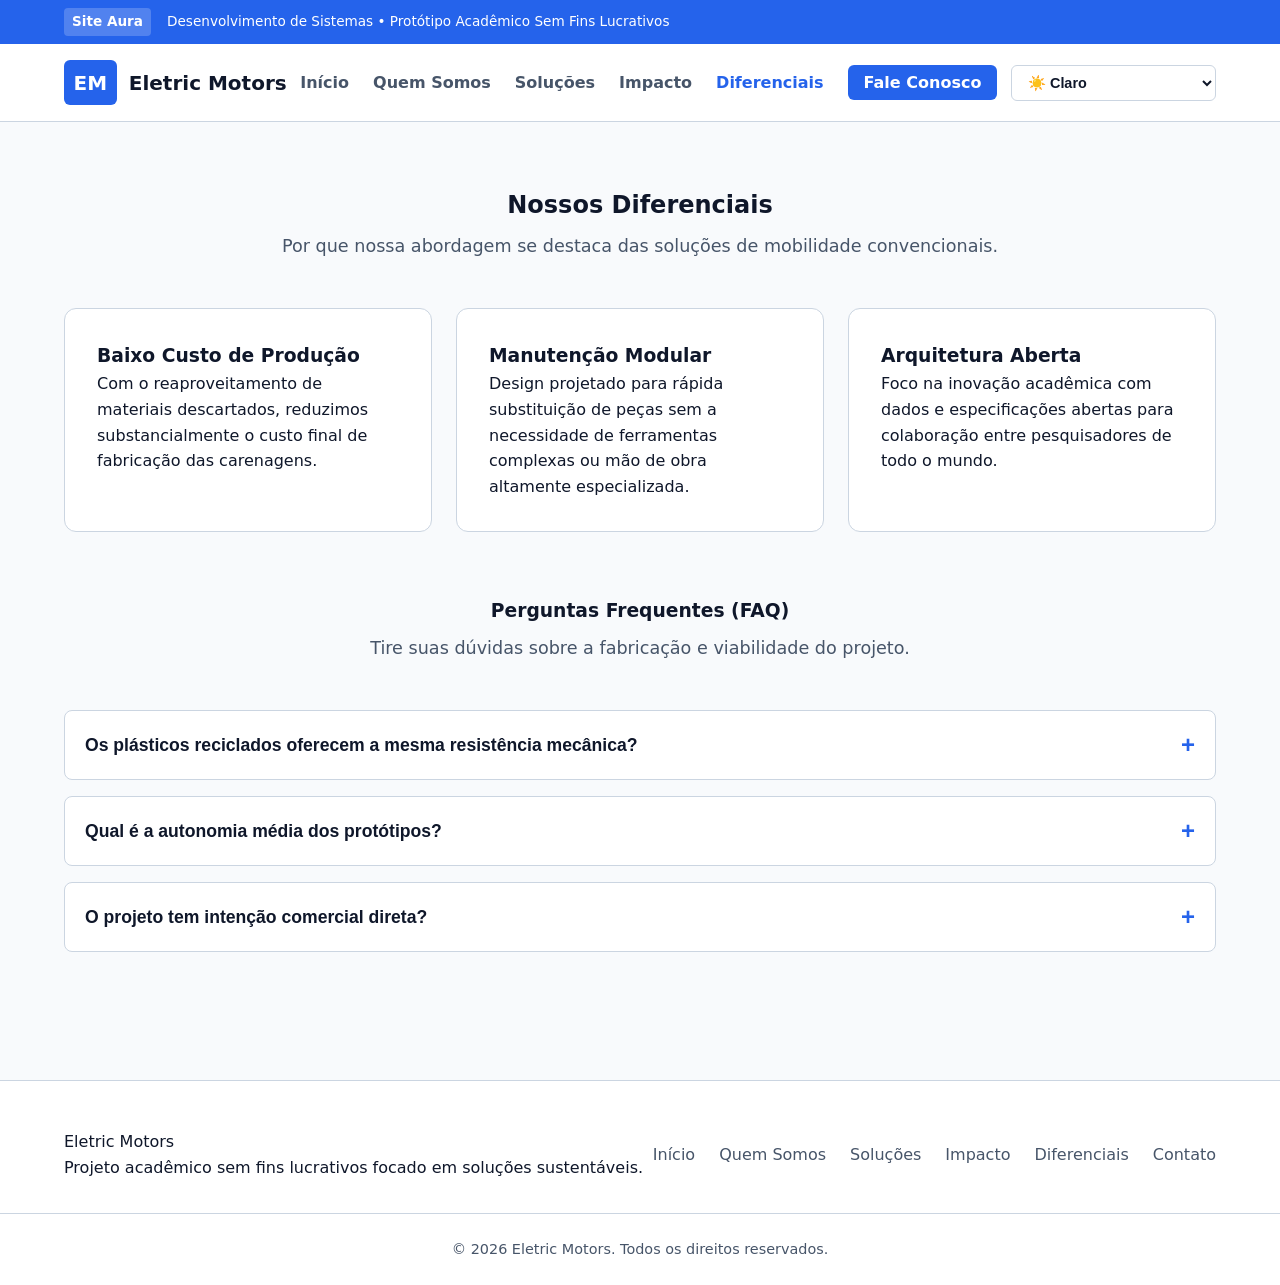
<file: diferenciais.html>
<!DOCTYPE html>
<html lang="pt-BR">
<head>
  <meta charset="UTF-8">
  <meta name="viewport" content="width=device-width, initial-scale=1.0">
  <title>Diferenciais — Eletric Motors</title>

  <!-- GARANTE A PERSISTÊNCIA DO TEMA ANTES DA RENDERIZAÇÃO DA PÁGINA -->
  <script>
    document.documentElement.setAttribute('data-theme', localStorage.getItem('theme') || 'light');
  </script>

  <link rel="stylesheet" href="style.css">
</head>
<body>

  <a href="#main-content" class="skip-link">Ir para o conteúdo principal</a>

  <div class="academic-banner">
    <div class="banner-container">
      <span class="badge">Site Aura</span>
      <p>Desenvolvimento de Sistemas • Protótipo Acadêmico Sem Fins Lucrativos</p>
    </div>
  </div>

  <header class="header">
    <div class="header-container">
      <div class="logo">
        <a href="index.html">
          <span class="logo-mark">EM</span>
          <span class="logo-text">Eletric Motors</span>
        </a>
      </div>
      <nav aria-label="Navegação Principal">
        <ul class="nav-list">
          <li><a href="index.html">Início</a></li>
          <li><a href="sobre.html">Quem Somos</a></li>
          <li><a href="solucoes.html">Soluções</a></li>
          <li><a href="impacto.html">Impacto</a></li>
          <li><a href="diferenciais.html" class="active">Diferenciais</a></li>
          <li><a href="contato.html" class="btn-nav">Fale Conosco</a></li>
        </ul>
      </nav>
      <div class="theme-selector-wrapper">
        <label for="theme-select" class="sr-only">Escolher Tema:</label>
        <select id="theme-select" class="theme-select" aria-label="Selecione o tema de cores">
          <option value="light">☀️ Claro</option>
          <option value="dark">🌙 Escuro</option>
          <option value="forest">🌿 Floresta (Verde)</option>
          <option value="ocean">🌊 Oceano (Azul)</option>
          <option value="sunset">🌅 Pôr do Sol (Laranja)</option>
          <option value="purple">💜 Neon (Roxo)</option>
        </select>
      </div>
    </div>
  </header>

  <main id="main-content">
    <section class="section">
      <div class="container">
        <div class="section-header">
          <h2>Nossos Diferenciais</h2>
          <p class="section-subtitle">Por que nossa abordagem se destaca das soluções de mobilidade convencionais.</p>
        </div>

        <div class="metrics-grid">
          <div class="metric-card">
            <h3>Baixo Custo de Produção</h3>
            <p>Com o reaproveitamento de materiais descartados, reduzimos substancialmente o custo final de fabricação das carenagens.</p>
          </div>
          <div class="metric-card">
            <h3>Manutenção Modular</h3>
            <p>Design projetado para rápida substituição de peças sem a necessidade de ferramentas complexas ou mão de obra altamente especializada.</p>
          </div>
          <div class="metric-card">
            <h3>Arquitetura Aberta</h3>
            <p>Foco na inovação acadêmica com dados e especificações abertas para colaboração entre pesquisadores de todo o mundo.</p>
          </div>
        </div>

        <!-- FAQ INTERATIVO -->
        <div class="faq-section">
          <div class="section-header">
            <h3>Perguntas Frequentes (FAQ)</h3>
            <p class="section-subtitle">Tire suas dúvidas sobre a fabricação e viabilidade do projeto.</p>
          </div>

          <div class="faq-accordion">
            <div class="faq-accordion-item">
              <button class="faq-question">
                <span>Os plásticos reciclados oferecem a mesma resistência mecânica?</span>
                <span class="faq-icon">+</span>
              </button>
              <div class="faq-answer">
                <p>Sim. Utilizamos processos de aditivação e moldagem controlada por temperatura que mantêm as propriedades de rigidez e resistência a impactos necessárias para o uso seguro em veículos urbanos.</p>
              </div>
            </div>

            <div class="faq-accordion-item">
              <button class="faq-question">
                <span>Qual é a autonomia média dos protótipos?</span>
                <span class="faq-icon">+</span>
              </button>
              <div class="faq-answer">
                <p>Nossos testes atuais indicam uma autonomia média de 60 km a 80 km por carga completa, variando conforme o peso transportado e o relevo da pista.</p>
              </div>
            </div>

            <div class="faq-accordion-item">
              <button class="faq-question">
                <span>O projeto tem intenção comercial direta?</span>
                <span class="faq-icon">+</span>
              </button>
              <div class="faq-answer">
                <p>Trata-se de uma iniciativa acadêmica sem fins lucrativos. Nosso objetivo principal é a validação tecnológica, a publicação de dados e o fomento da economia circular.</p>
              </div>
            </div>
          </div>
        </div>

      </div>
    </section>
  </main>

  <footer class="footer">
    <div class="container footer-content">
      <div class="footer-brand">
        <span class="logo-text">Eletric Motors</span>
        <p>Projeto acadêmico sem fins lucrativos focado em soluções sustentáveis.</p>
      </div>
      <nav>
        <ul class="footer-links">
          <li><a href="index.html">Início</a></li>
          <li><a href="sobre.html">Quem Somos</a></li>
          <li><a href="solucoes.html">Soluções</a></li>
          <li><a href="impacto.html">Impacto</a></li>
          <li><a href="diferenciais.html">Diferenciais</a></li>
          <li><a href="contato.html">Contato</a></li>
        </ul>
      </nav>
    </div>
    <div class="footer-bottom">
      <p>&copy; 2026 Eletric Motors. Todos os direitos reservados.</p>
    </div>
  </footer>

  <script src="script.js"></script>
</body>
</html>
</file>
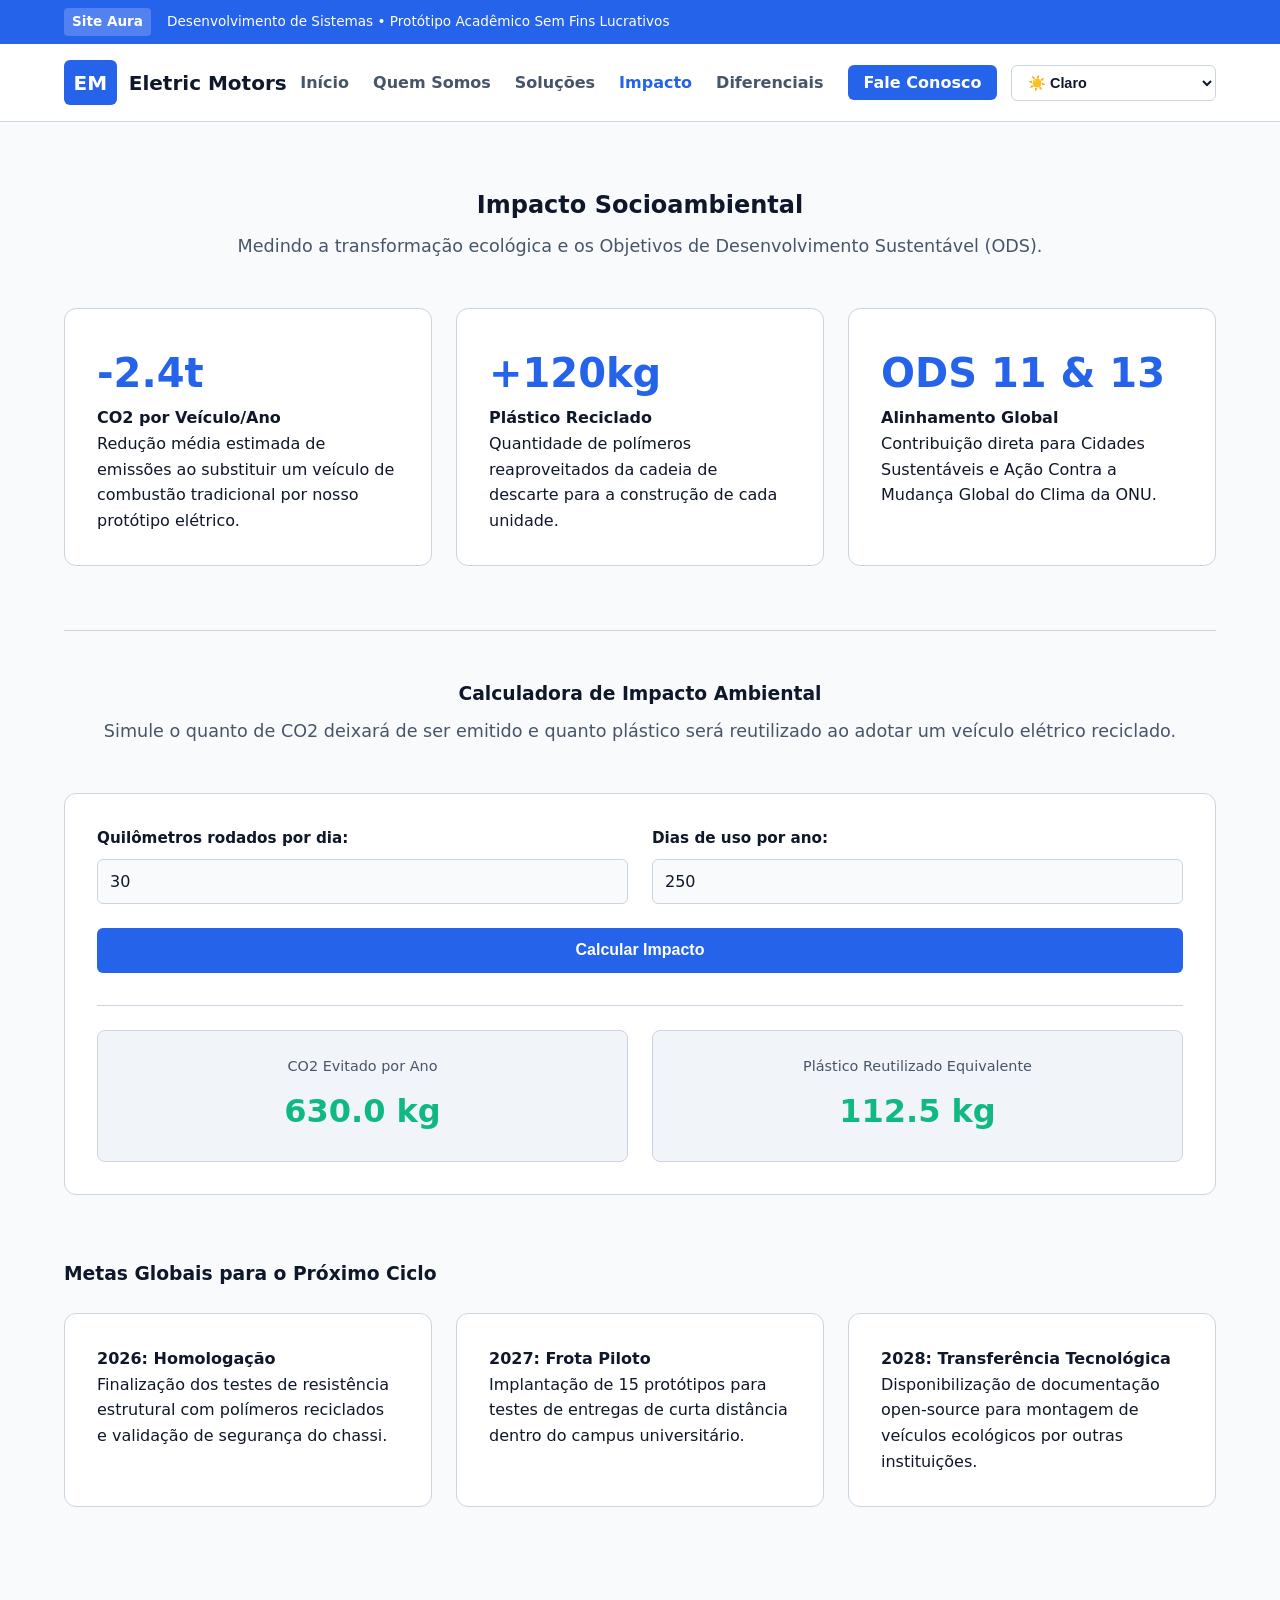
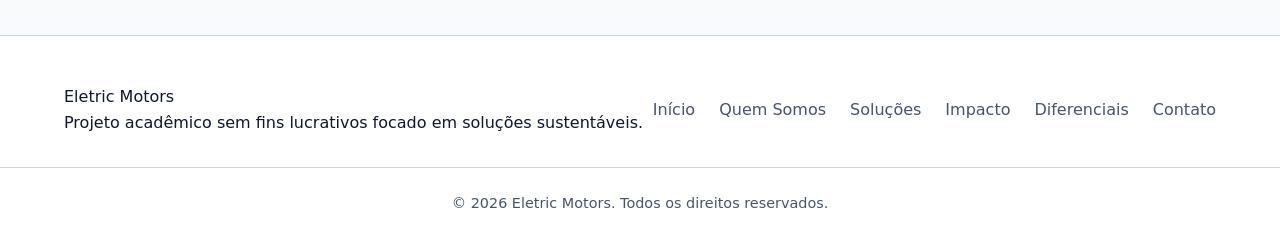
<file: impacto.html>
<!DOCTYPE html>
<html lang="pt-BR">
<head>
  <meta charset="UTF-8">
  <meta name="viewport" content="width=device-width, initial-scale=1.0">
  <title>Impacto — Eletric Motors</title>

  <!-- GARANTE A PERSISTÊNCIA DO TEMA ANTES DA RENDERIZAÇÃO DA PÁGINA -->
  <script>
    document.documentElement.setAttribute('data-theme', localStorage.getItem('theme') || 'light');
  </script>

  <link rel="stylesheet" href="style.css">
</head>
<body>

  <a href="#main-content" class="skip-link">Ir para o conteúdo principal</a>

  <div class="academic-banner">
    <div class="banner-container">
      <span class="badge">Site Aura</span>
      <p>Desenvolvimento de Sistemas • Protótipo Acadêmico Sem Fins Lucrativos</p>
    </div>
  </div>

  <header class="header">
    <div class="header-container">
      <div class="logo">
        <a href="index.html">
          <span class="logo-mark">EM</span>
          <span class="logo-text">Eletric Motors</span>
        </a>
      </div>
      <nav aria-label="Navegação Principal">
        <ul class="nav-list">
          <li><a href="index.html">Início</a></li>
          <li><a href="sobre.html">Quem Somos</a></li>
          <li><a href="solucoes.html">Soluções</a></li>
          <li><a href="impacto.html" class="active">Impacto</a></li>
          <li><a href="diferenciais.html">Diferenciais</a></li>
          <li><a href="contato.html" class="btn-nav">Fale Conosco</a></li>
        </ul>
      </nav>
      <div class="theme-selector-wrapper">
        <label for="theme-select" class="sr-only">Escolher Tema:</label>
        <select id="theme-select" class="theme-select" aria-label="Selecione o tema de cores">
          <option value="light">☀️ Claro</option>
          <option value="dark">🌙 Escuro</option>
          <option value="forest">🌿 Floresta (Verde)</option>
          <option value="ocean">🌊 Oceano (Azul)</option>
          <option value="sunset">🌅 Pôr do Sol (Laranja)</option>
          <option value="purple">💜 Neon (Roxo)</option>
        </select>
      </div>
    </div>
  </header>

  <main id="main-content">
    <section class="section">
      <div class="container">
        <div class="section-header">
          <h2>Impacto Socioambiental</h2>
          <p class="section-subtitle">Medindo a transformação ecológica e os Objetivos de Desenvolvimento Sustentável (ODS).</p>
        </div>

        <div class="metrics-grid">
          <div class="metric-card">
            <span class="metric-number">-2.4t</span>
            <h4>CO2 por Veículo/Ano</h4>
            <p>Redução média estimada de emissões ao substituir um veículo de combustão tradicional por nosso protótipo elétrico.</p>
          </div>
          <div class="metric-card">
            <span class="metric-number">+120kg</span>
            <h4>Plástico Reciclado</h4>
            <p>Quantidade de polímeros reaproveitados da cadeia de descarte para a construção de cada unidade.</p>
          </div>
          <div class="metric-card">
            <span class="metric-number">ODS 11 & 13</span>
            <h4>Alinhamento Global</h4>
            <p>Contribuição direta para Cidades Sustentáveis e Ação Contra a Mudança Global do Clima da ONU.</p>
          </div>
        </div>

        <!-- CALCULADORA DE IMPACTO -->
        <div class="calculator-section">
          <div class="section-header">
            <h3>Calculadora de Impacto Ambiental</h3>
            <p class="section-subtitle">Simule o quanto de CO2 deixará de ser emitido e quanto plástico será reutilizado ao adotar um veículo elétrico reciclado.</p>
          </div>

          <div class="calculator-card">
            <form id="eco-calculator" class="calc-form">
              <div class="calc-inputs">
                <div class="form-group">
                  <label for="km-input">Quilômetros rodados por dia:</label>
                  <input type="number" id="km-input" min="1" max="500" value="30" required>
                </div>
                <div class="form-group">
                  <label for="days-input">Dias de uso por ano:</label>
                  <input type="number" id="days-input" min="1" max="365" value="250" required>
                </div>
              </div>

              <button type="submit" class="calc-btn">Calcular Impacto</button>

              <div class="calc-results">
                <div class="res-box">
                  <span class="res-title">CO2 Evitado por Ano</span>
                  <span class="res-value" id="res-co2">630.0 kg</span>
                </div>
                <div class="res-box">
                  <span class="res-title">Plástico Reutilizado Equivalente</span>
                  <span class="res-value" id="res-plastic">112.5 kg</span>
                </div>
              </div>
            </form>
          </div>
        </div>

        <!-- METAS DO PROJETO -->
        <div class="goals-section">
          <h3>Metas Globais para o Próximo Ciclo</h3>
          <div class="goals-grid">
            <div class="goal-card">
              <h4>2026: Homologação</h4>
              <p>Finalização dos testes de resistência estrutural com polímeros reciclados e validação de segurança do chassi.</p>
            </div>
            <div class="goal-card">
              <h4>2027: Frota Piloto</h4>
              <p>Implantação de 15 protótipos para testes de entregas de curta distância dentro do campus universitário.</p>
            </div>
            <div class="goal-card">
              <h4>2028: Transferência Tecnológica</h4>
              <p>Disponibilização de documentação open-source para montagem de veículos ecológicos por outras instituições.</p>
            </div>
          </div>
        </div>

      </div>
    </section>
  </main>

  <footer class="footer">
    <div class="container footer-content">
      <div class="footer-brand">
        <span class="logo-text">Eletric Motors</span>
        <p>Projeto acadêmico sem fins lucrativos focado em soluções sustentáveis.</p>
      </div>
      <nav>
        <ul class="footer-links">
          <li><a href="index.html">Início</a></li>
          <li><a href="sobre.html">Quem Somos</a></li>
          <li><a href="solucoes.html">Soluções</a></li>
          <li><a href="impacto.html">Impacto</a></li>
          <li><a href="diferenciais.html">Diferenciais</a></li>
          <li><a href="contato.html">Contato</a></li>
        </ul>
      </nav>
    </div>
    <div class="footer-bottom">
      <p>&copy; 2026 Eletric Motors. Todos os direitos reservados.</p>
    </div>
  </footer>

  <script src="script.js"></script>
</body>
</html>
</file>
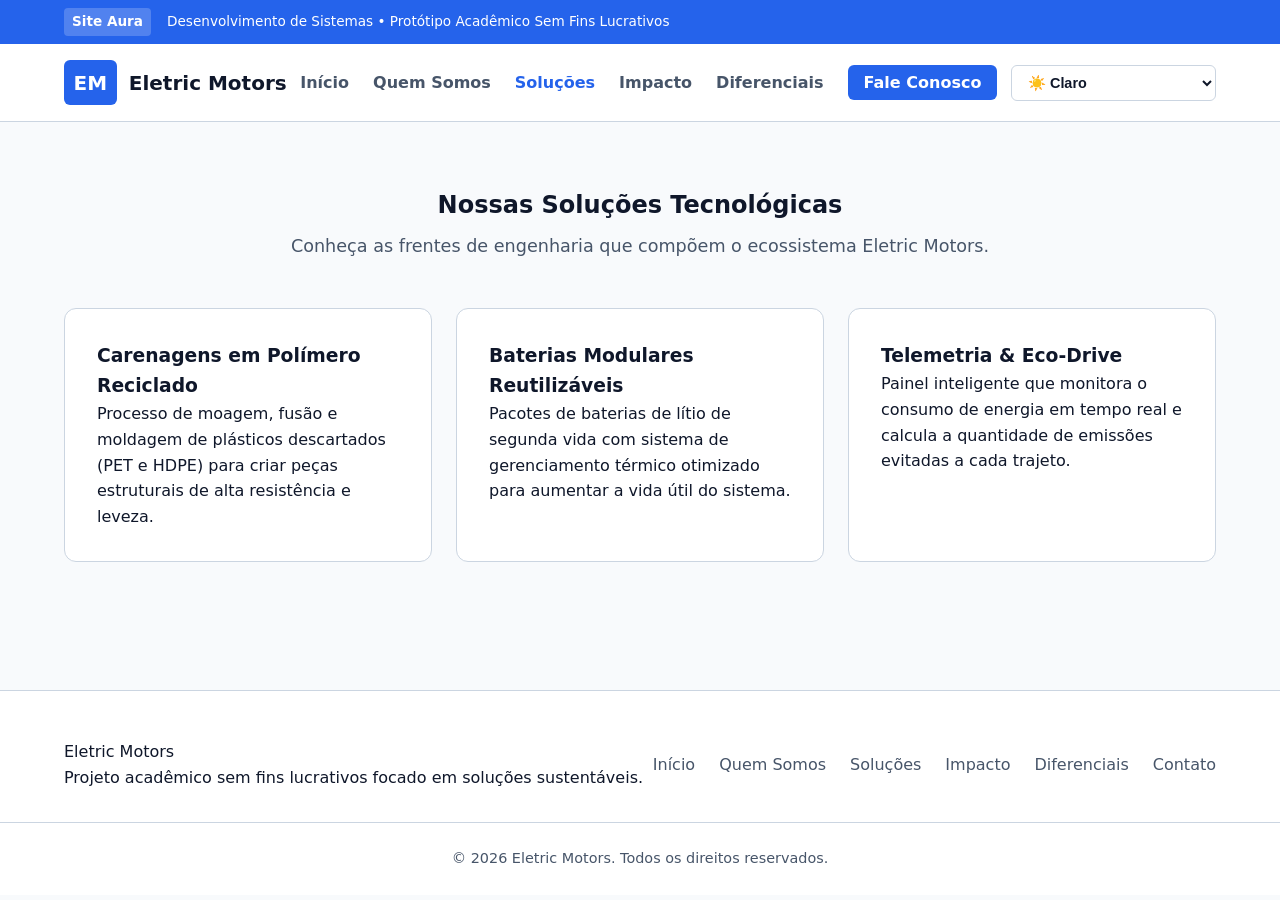
<file: solucoes.html>
<!DOCTYPE html>
<html lang="pt-BR">
<head>
  <meta charset="UTF-8">
  <meta name="viewport" content="width=device-width, initial-scale=1.0">
  <title>Soluções — Eletric Motors</title>

  <!-- GARANTE A PERSISTÊNCIA DO TEMA ANTES DA RENDERIZAÇÃO DA PÁGINA -->
  <script>
    document.documentElement.setAttribute('data-theme', localStorage.getItem('theme') || 'light');
  </script>

  <link rel="stylesheet" href="style.css">
</head>
<body>

  <a href="#main-content" class="skip-link">Ir para o conteúdo principal</a>

  <div class="academic-banner">
    <div class="banner-container">
      <span class="badge">Site Aura</span>
      <p>Desenvolvimento de Sistemas • Protótipo Acadêmico Sem Fins Lucrativos</p>
    </div>
  </div>

  <header class="header">
    <div class="header-container">
      <div class="logo">
        <a href="index.html">
          <span class="logo-mark">EM</span>
          <span class="logo-text">Eletric Motors</span>
        </a>
      </div>
      <nav aria-label="Navegação Principal">
        <ul class="nav-list">
          <li><a href="index.html">Início</a></li>
          <li><a href="sobre.html">Quem Somos</a></li>
          <li><a href="solucoes.html" class="active">Soluções</a></li>
          <li><a href="impacto.html">Impacto</a></li>
          <li><a href="diferenciais.html">Diferenciais</a></li>
          <li><a href="contato.html" class="btn-nav">Fale Conosco</a></li>
        </ul>
      </nav>
      <div class="theme-selector-wrapper">
        <label for="theme-select" class="sr-only">Escolher Tema:</label>
        <select id="theme-select" class="theme-select" aria-label="Selecione o tema de cores">
          <option value="light">☀️ Claro</option>
          <option value="dark">🌙 Escuro</option>
          <option value="forest">🌿 Floresta (Verde)</option>
          <option value="ocean">🌊 Oceano (Azul)</option>
          <option value="sunset">🌅 Pôr do Sol (Laranja)</option>
          <option value="purple">💜 Neon (Roxo)</option>
        </select>
      </div>
    </div>
  </header>

  <main id="main-content">
    <section class="section">
      <div class="container">
        <div class="section-header">
          <h2>Nossas Soluções Tecnológicas</h2>
          <p class="section-subtitle">Conheça as frentes de engenharia que compõem o ecossistema Eletric Motors.</p>
        </div>

        <div class="metrics-grid">
          <div class="metric-card">
            <h3>Carenagens em Polímero Reciclado</h3>
            <p>Processo de moagem, fusão e moldagem de plásticos descartados (PET e HDPE) para criar peças estruturais de alta resistência e leveza.</p>
          </div>
          <div class="metric-card">
            <h3>Baterias Modulares Reutilizáveis</h3>
            <p>Pacotes de baterias de lítio de segunda vida com sistema de gerenciamento térmico otimizado para aumentar a vida útil do sistema.</p>
          </div>
          <div class="metric-card">
            <h3>Telemetria & Eco-Drive</h3>
            <p>Painel inteligente que monitora o consumo de energia em tempo real e calcula a quantidade de emissões evitadas a cada trajeto.</p>
          </div>
        </div>
      </div>
    </section>
  </main>

  <footer class="footer">
    <div class="container footer-content">
      <div class="footer-brand">
        <span class="logo-text">Eletric Motors</span>
        <p>Projeto acadêmico sem fins lucrativos focado em soluções sustentáveis.</p>
      </div>
      <nav>
        <ul class="footer-links">
          <li><a href="index.html">Início</a></li>
          <li><a href="sobre.html">Quem Somos</a></li>
          <li><a href="solucoes.html">Soluções</a></li>
          <li><a href="impacto.html">Impacto</a></li>
          <li><a href="diferenciais.html">Diferenciais</a></li>
          <li><a href="contato.html">Contato</a></li>
        </ul>
      </nav>
    </div>
    <div class="footer-bottom">
      <p>&copy; 2026 Eletric Motors. Todos os direitos reservados.</p>
    </div>
  </footer>

  <script src="script.js"></script>
</body>
</html>
</file>
<file: style.css>
/* ==========================================
   1. VARIÁVEIS DE TEMA E BASE
   ========================================== */

   :root, [data-theme="light"] {
    --bg-primary: #f8fafc;
    --bg-alt: #f1f5f9;
    --card-bg: #ffffff;
    --text-primary: #0f172a;
    --text-muted: #475569;
    --border-color: #cbd5e1;
    --primary: #2563eb;
    --accent: #10b981;
  }
  
  [data-theme="dark"] {
    --bg-primary: #0f172a;
    --bg-alt: #1e293b;
    --card-bg: #1e293b;
    --text-primary: #f8fafc;
    --text-muted: #94a3b8;
    --border-color: #334155;
    --primary: #3b82f6;
    --accent: #10b981;
  }
  
  [data-theme="forest"] {
    --bg-primary: #f0fdf4;
    --bg-alt: #dcfce7;
    --card-bg: #ffffff;
    --text-primary: #14532d;
    --text-muted: #166534;
    --border-color: #bbf7d0;
    --primary: #16a34a;
    --accent: #15803d;
  }
  
  [data-theme="ocean"] {
    --bg-primary: #f0f9ff;
    --bg-alt: #e0f2fe;
    --card-bg: #ffffff;
    --text-primary: #0c4a6e;
    --text-muted: #0369a1;
    --border-color: #bae6fd;
    --primary: #0284c7;
    --accent: #0d9488;
  }
  
  [data-theme="sunset"] {
    --bg-primary: #fff7ed;
    --bg-alt: #ffedd5;
    --card-bg: #ffffff;
    --text-primary: #7c2d12;
    --text-muted: #c2410c;
    --border-color: #fed7aa;
    --primary: #ea580c;
    --accent: #d97706;
  }
  
  [data-theme="purple"] {
    --bg-primary: #181825;
    --bg-alt: #1e1e2e;
    --card-bg: #2b2b3d;
    --text-primary: #cdd6f4;
    --text-muted: #a6adc8;
    --border-color: #45475a;
    --primary: #cba6f7;
    --accent: #f5e0dc;
  }
  
  * {
    box-sizing: border-box;
    margin: 0;
    padding: 0;
  }
  
  body {
    font-family: system-ui, -apple-system, BlinkMacSystemFont, 'Segoe UI', Roboto, Oxygen, Ubuntu, Cantarell, sans-serif;
    background-color: var(--bg-primary);
    color: var(--text-primary);
    line-height: 1.6;
    transition: background-color 0.3s ease, color 0.3s ease;
  }
  
  .container {
    max-width: 1200px;
    margin: 0 auto;
    padding: 0 1.5rem;
  }
  
  .skip-link {
    position: absolute;
    top: -40px;
    left: 0;
    background: var(--primary);
    color: white;
    padding: 8px;
    z-index: 100;
  }
  
  .skip-link:focus {
    top: 0;
  }
  
  .sr-only {
    position: absolute;
    width: 1px;
    height: 1px;
    padding: 0;
    margin: -1px;
    overflow: hidden;
    clip: rect(0, 0, 0, 0);
    border: 0;
  }
  
  /* ==========================================
     2. BANNER ACADÊMICO & CABEÇALHO
     ========================================== */
  .academic-banner {
    background-color: var(--primary);
    color: white;
    font-size: 0.85rem;
    padding: 0.5rem 0;
  }
  
  .banner-container {
    max-width: 1200px;
    margin: 0 auto;
    padding: 0 1.5rem;
    display: flex;
    align-items: center;
    gap: 1rem;
  }
  
  .badge {
    background: rgba(255, 255, 255, 0.2);
    padding: 0.2rem 0.5rem;
    border-radius: 4px;
    font-weight: 700;
  }
  
  .header {
    background-color: var(--card-bg);
    border-bottom: 1px solid var(--border-color);
    position: sticky;
    top: 0;
    z-index: 50;
  }
  
  .header-container {
    max-width: 1200px;
    margin: 0 auto;
    padding: 1rem 1.5rem;
    display: flex;
    justify-content: space-between;
    align-items: center;
  }
  
  .logo a {
    display: flex;
    align-items: center;
    gap: 0.75rem;
    text-decoration: none;
    color: var(--text-primary);
    font-weight: 800;
    font-size: 1.25rem;
  }
  
  .logo-mark {
    background-color: var(--primary);
    color: white;
    padding: 0.4rem 0.6rem;
    border-radius: 6px;
  }
  
  .nav-list {
    display: flex;
    list-style: none;
    gap: 1.5rem;
    align-items: center;
  }
  
  .nav-list a {
    text-decoration: none;
    color: var(--text-muted);
    font-weight: 600;
    transition: color 0.2s;
  }
  
  .nav-list a:hover,
  .nav-list a.active {
    color: var(--primary);
  }
  
  .btn-nav {
    background-color: var(--primary);
    color: white !important;
    padding: 0.5rem 1rem;
    border-radius: 6px;
  }
  
  .theme-select {
    padding: 0.5rem 0.75rem;
    border-radius: 6px;
    border: 1px solid var(--border-color);
    background-color: var(--card-bg);
    color: var(--text-primary);
    font-weight: 600;
    font-size: 0.9rem;
    cursor: pointer;
    outline: none;
    transition: all 0.2s ease;
  }
  
  .theme-select:hover {
    border-color: var(--primary);
  }
  
  /* ==========================================
     3. SEÇÕES E CARDS
     ========================================== */
  .section {
    padding: 4rem 0;
  }
  
  .bg-alt {
    background-color: var(--bg-alt);
  }
  
  .section-header {
    text-align: center;
    margin-bottom: 3rem;
  }
  
  .section-subtitle {
    color: var(--text-muted);
    font-size: 1.1rem;
    margin-top: 0.5rem;
  }
  
  .img-responsive {
    width: 100%;
    height: 350px;
    object-fit: cover;
    border-radius: 12px;
    margin-bottom: 2rem;
    border: 1px solid var(--border-color);
  }
  
  .hero-img {
    margin-top: 2rem;
  }
  
  .metrics-grid, .pitch-grid, .goals-grid {
    display: grid;
    grid-template-columns: repeat(auto-fit, minmax(280px, 1fr));
    gap: 1.5rem;
  }
  
  .metric-card, .pitch-card, .goal-card {
    background-color: var(--card-bg);
    border: 1px solid var(--border-color);
    padding: 2rem;
    border-radius: 12px;
  }
  
  .metric-number {
    font-size: 2.5rem;
    font-weight: 800;
    color: var(--primary);
    display: block;
  }
  
  .pitch-number {
    font-size: 1.25rem;
    font-weight: 800;
    color: var(--primary);
    margin-bottom: 0.5rem;
  }
  
  /* ==========================================
     4. FORMULÁRIO DE CONTATO
     ========================================== */
  .contact-wrapper {
    display: grid;
    grid-template-columns: 1fr 1fr;
    gap: 3rem;
  }
  
  .info-group {
    margin-top: 2rem;
    display: flex;
    flex-direction: column;
    gap: 1.5rem;
  }
  
  .form {
    background-color: var(--card-bg);
    padding: 2rem;
    border-radius: 12px;
    border: 1px solid var(--border-color);
    display: flex;
    flex-direction: column;
    gap: 1.25rem;
  }
  
  .form-group {
    display: flex;
    flex-direction: column;
    gap: 0.5rem;
  }
  
  .form-group label {
    font-weight: 600;
    font-size: 0.95rem;
  }
  
  .required {
    color: #ef4444;
  }
  
  .form-group input,
  .form-group textarea {
    width: 100%;
    padding: 0.75rem;
    border-radius: 6px;
    border: 1px solid var(--border-color);
    background-color: var(--bg-primary);
    color: var(--text-primary);
    font-family: inherit;
    font-size: 1rem;
  }
  
  .btn-submit {
    background-color: var(--primary);
    color: white;
    border: none;
    padding: 0.85rem;
    border-radius: 6px;
    font-weight: 700;
    cursor: pointer;
    font-size: 1rem;
    transition: opacity 0.2s;
  }
  
  .btn-submit:hover {
    opacity: 0.9;
  }
  
  .form-status {
    padding: 0.85rem;
    border-radius: 6px;
    font-size: 0.95rem;
    display: none;
    margin-top: 0.5rem;
    font-weight: 600;
    text-align: center;
  }
  
  .form-status.success {
    display: block !important;
    background-color: #dcfce7;
    color: #166534;
    border: 1px solid #bbf7d0;
  }
  
  /* ==========================================
     5. CALCULADORA DE IMPACTO AMBIENTAL
     ========================================== */
  .calculator-section {
    margin-top: 4rem;
    padding-top: 3rem;
    border-top: 1px solid var(--border-color);
  }
  
  .goals-section {
    margin-top: 4rem;
  }
  
  .goals-section h3 {
    margin-bottom: 1.5rem;
  }
  
  .calculator-card {
    background-color: var(--card-bg);
    border: 1px solid var(--border-color);
    border-radius: 12px;
    padding: 2rem;
    margin-top: 1.5rem;
  }
  
  .calc-inputs {
    display: grid;
    grid-template-columns: 1fr 1fr;
    gap: 1.5rem;
    margin-bottom: 1.5rem;
  }
  
  .calc-inputs input {
    width: 100%;
    padding: 0.75rem;
    border-radius: 6px;
    border: 1px solid var(--border-color);
    background-color: var(--bg-primary);
    color: var(--text-primary);
    font-size: 1rem;
  }
  
  .calc-btn {
    width: 100%;
    padding: 0.85rem;
    background-color: var(--primary);
    color: #fff;
    border: none;
    border-radius: 6px;
    font-weight: 700;
    font-size: 1rem;
    cursor: pointer;
    transition: filter 0.2s ease;
    margin-bottom: 2rem;
  }
  
  .calc-btn:hover {
    filter: brightness(1.1);
  }
  
  .calc-results {
    display: grid;
    grid-template-columns: 1fr 1fr;
    gap: 1.5rem;
    padding-top: 1.5rem;
    border-top: 1px solid var(--border-color);
  }
  
  .res-box {
    background-color: var(--bg-alt);
    padding: 1.5rem;
    border-radius: 8px;
    text-align: center;
    border: 1px solid var(--border-color);
  }
  
  .res-title {
    display: block;
    color: var(--text-muted);
    font-size: 0.9rem;
    margin-bottom: 0.5rem;
  }
  
  .res-value {
    display: block;
    font-size: 2rem;
    font-weight: 800;
    color: var(--accent);
  }
  
  /* ==========================================
     6. FAQ INTERATIVO
     ========================================== */
  .faq-section {
    margin-top: 4rem;
  }
  
  .faq-accordion {
    display: flex;
    flex-direction: column;
    gap: 1rem;
    margin-top: 2rem;
  }
  
  .faq-accordion-item {
    background-color: var(--card-bg);
    border: 1px solid var(--border-color);
    border-radius: 8px;
    overflow: hidden;
  }
  
  .faq-question {
    width: 100%;
    padding: 1.25rem;
    background: none;
    border: none;
    text-align: left;
    font-size: 1.1rem;
    font-weight: 700;
    color: var(--text-primary);
    cursor: pointer;
    display: flex;
    justify-content: space-between;
    align-items: center;
  }
  
  .faq-icon {
    font-size: 1.5rem;
    color: var(--primary);
    transition: transform 0.3s ease;
  }
  
  .faq-answer {
    max-height: 0;
    overflow: hidden;
    transition: max-height 0.3s ease, padding 0.3s ease;
    padding: 0 1.25rem;
    background-color: var(--bg-alt);
    color: var(--text-muted);
  }
  
  .faq-accordion-item.active .faq-answer {
    max-height: 200px;
    padding: 1rem 1.25rem 1.25rem 1.25rem;
  }
  
  .faq-accordion-item.active .faq-icon {
    transform: rotate(45deg);
  }
  
  /* ==========================================
     7. RODAPÉ E RESPONSIVIDADE
     ========================================== */
  .footer {
    background-color: var(--card-bg);
    border-top: 1px solid var(--border-color);
    padding: 3rem 0 1.5rem 0;
    margin-top: 4rem;
  }
  
  .footer-content {
    display: flex;
    justify-content: space-between;
    align-items: center;
    margin-bottom: 2rem;
  }
  
  .footer-links {
    display: flex;
    gap: 1.5rem;
    list-style: none;
  }
  
  .footer-links a {
    text-decoration: none;
    color: var(--text-muted);
  }
  
  .footer-bottom {
    text-align: center;
    padding-top: 1.5rem;
    border-top: 1px solid var(--border-color);
    color: var(--text-muted);
    font-size: 0.9rem;
  }
  
  @media (max-width: 768px) {
    .contact-wrapper, .calc-inputs, .calc-results, .footer-content {
      grid-template-columns: 1fr;
      flex-direction: column;
      gap: 1.5rem;
    }
  }
</file>
